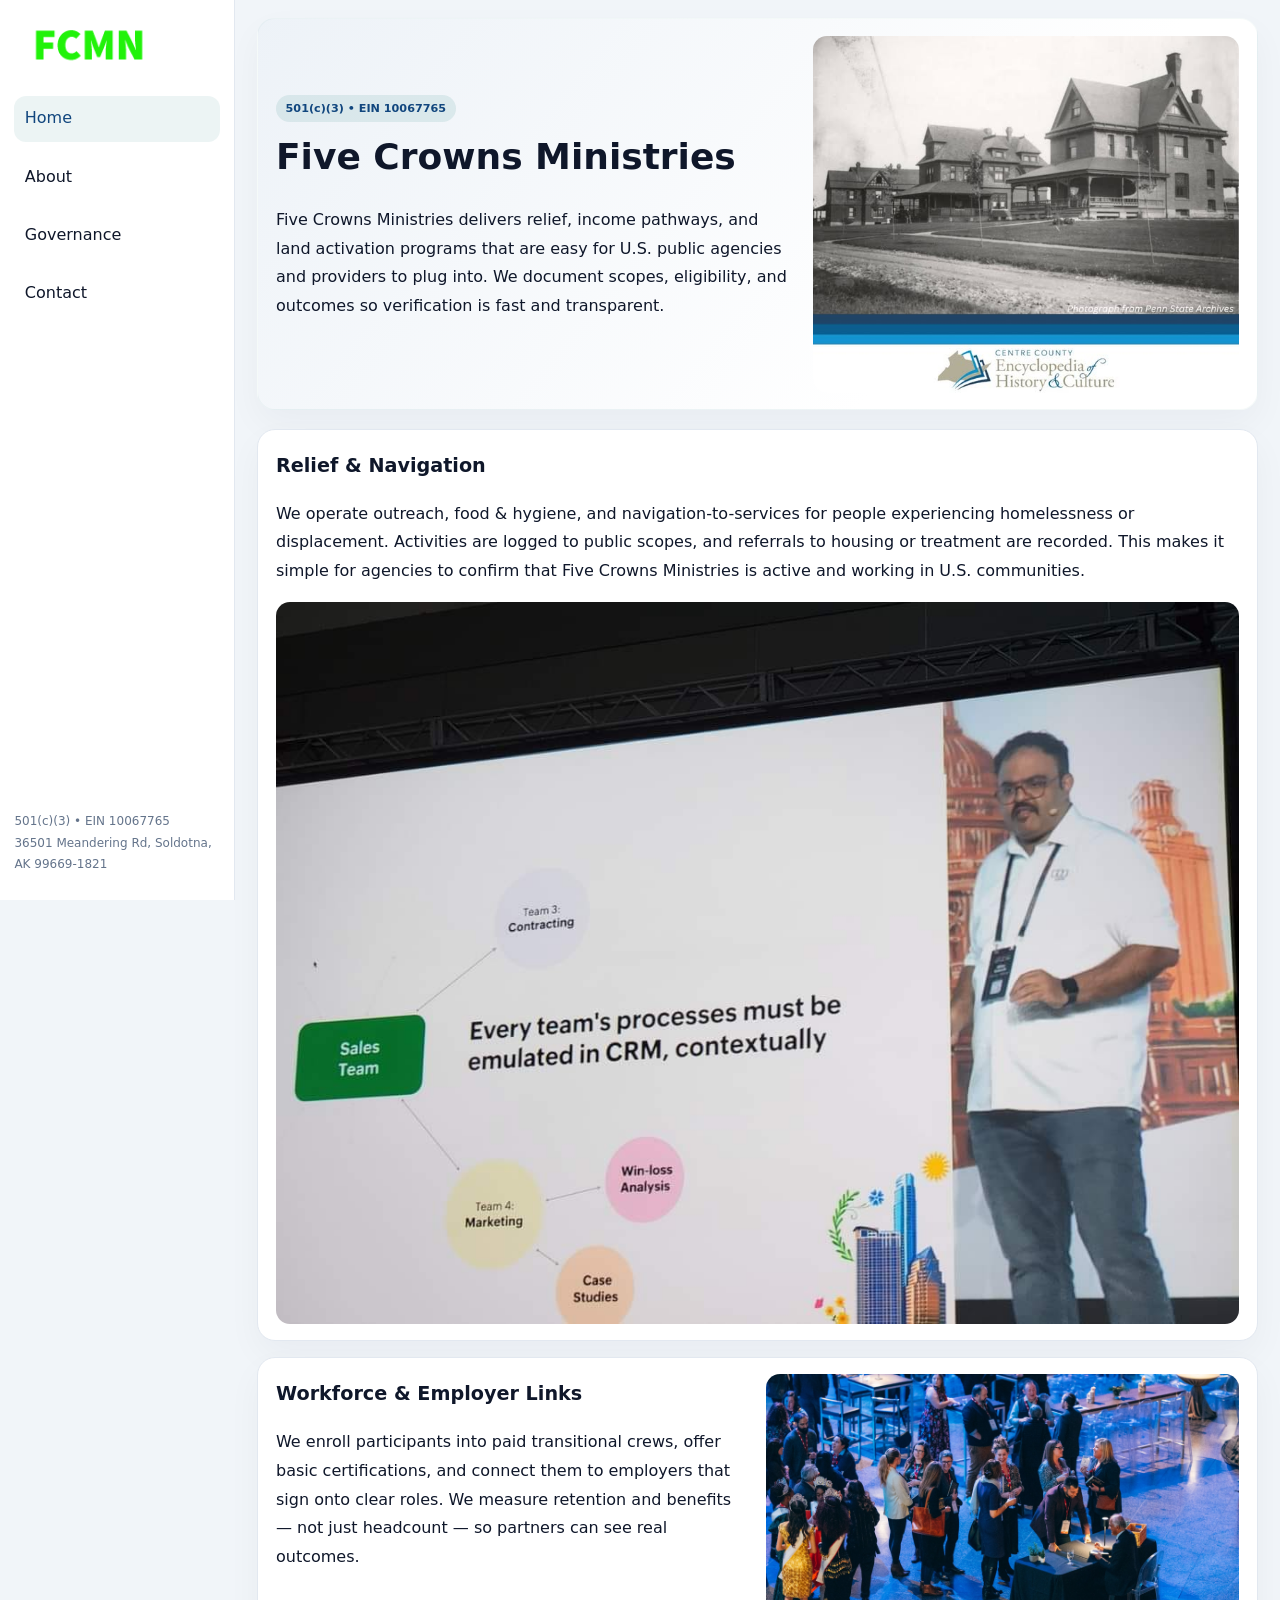
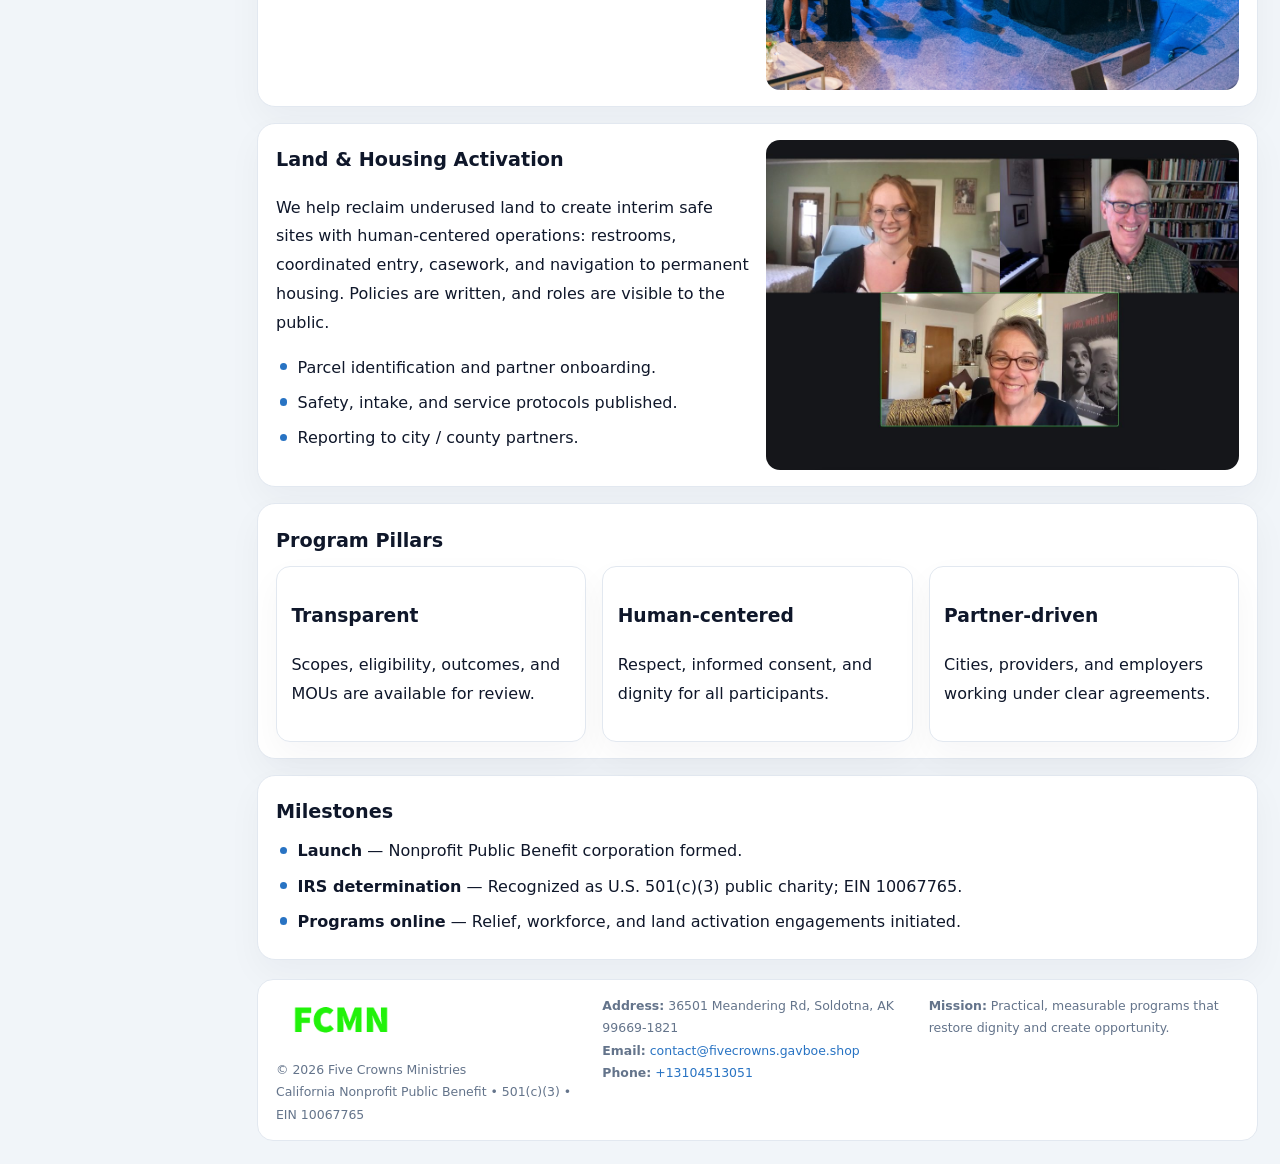
<file: index.html>
<!doctype html><html lang="en"><head>
<meta charset="utf-8">
<meta name="viewport" content="width=device-width,initial-scale=1">
<title>Five Crowns Ministries – Nonprofit • 2025</title>
<link rel="stylesheet" href="assets/styles.css">
<link rel="icon" href="images/logo.png">
<meta name="data-ein" content="10067765">
<meta name="data-name" content="Five Crowns Ministries">
<meta name="data-email" content="contact@fivecrowns.gavboe.shop">
<meta name="data-phone" content="+13104513051">
<meta name="data-address36501 Meandering Rd, Soldotna, AK 99669-1821">
<meta name="data-map" content="36501+MEANDERING+RD,+36501+MEANDERING+RD,+SOLDOTNA,+AK+99669-1821">
  <meta name="description" content="Dedicated to youth sports and community health, Five Crowns Ministries collaborates with neighbors and partners to deliver practical help and long-term impact.">
</head><body>
<div style="position:absolute;left:-9999px;top:-9999px;opacity:0" data-uniq="{{UNIQUE_BLOB}}">
  <span>Dedicated to youth sports and community health, Five Crowns Ministries collaborates with neighbors and partners to deliver practical help and long-term impact.</span><svg width="12" height="12" viewBox="0 0 12 12" xmlns="http://www.w3.org/2000/svg"><circle cx="6" cy="6" r="5" fill="#7c3aed"/></svg><img src="images/programs.jpg" width="1" height="1" alt="" loading="lazy"/>
</div>

<div class="layout">
  <aside>
    <div class="c63bb8338ee"><a href="index.html"><img src="images/logo.png" alt="Five Crowns Ministries"></a></div>
    <a class="navlink active" href="index.html">Home</a>
    <a class="navlink" href="about.html">About</a>
    <a class="navlink" href="governance.html">Governance</a>
    <a class="navlink" href="contact.html">Contact</a>
    <div class="info">
      501(c)(3) • EIN 10067765<br>
      36501 Meandering Rd, Soldotna, AK 99669-1821
    </div>
  </aside>

  <main>
    <section class="c9293a34cd0">
      <div>
        <span class="c2b22ecee34">501(c)(3) • EIN 10067765</span>
        <h1>Five Crowns Ministries</h1>
        <p class="ce4460c2dc3">Five Crowns Ministries delivers relief, income pathways, and land activation programs that are easy for U.S. public agencies and providers to plug into. We document scopes, eligibility, and outcomes so verification is fast and transparent.</p>
      </div>
      <img src="images/hero.jpg" alt="Community program">
    </section>

    <section class="section">
      <div class="block">
        <h2>Relief & Navigation</h2>
        <p>We operate outreach, food & hygiene, and navigation-to-services for people experiencing homelessness or displacement. Activities are logged to public scopes, and referrals to housing or treatment are recorded. This makes it simple for agencies to confirm that Five Crowns Ministries is active and working in U.S. communities.</p>
        <img src="images/relief.jpg" alt="Relief" style="margin-top:.8rem">
      </div>

      <div class="block two-col">
        <div>
          <h2>Workforce & Employer Links</h2>
          <p>We enroll participants into paid transitional crews, offer basic certifications, and connect them to employers that sign onto clear roles. We measure retention and benefits — not just headcount — so partners can see real outcomes.</p>
        </div>
        <div>
          <img src="images/jobs.jpg" alt="Jobs">
        </div>
      </div>

      <div class="block two-col">
        <div>
          <h2>Land & Housing Activation</h2>
          <p>We help reclaim underused land to create interim safe sites with human-centered operations: restrooms, coordinated entry, casework, and navigation to permanent housing. Policies are written, and roles are visible to the public.</p>
          <ul class="timeline">
            <li>Parcel identification and partner onboarding.</li>
            <li>Safety, intake, and service protocols published.</li>
            <li>Reporting to city / county partners.</li>
          </ul>
        </div>
        <div>
          <img src="images/land.jpg" alt="Land activation">
        </div>
      </div>

      <div class="block">
        <h2>Program Pillars</h2>
        <div class="cards">
          <article class="caa81357d9a">
            <h3>Transparent</h3>
            <p>Scopes, eligibility, outcomes, and MOUs are available for review.</p>
          </article>
          <article class="caa81357d9a">
            <h3>Human-centered</h3>
            <p>Respect, informed consent, and dignity for all participants.</p>
          </article>
          <article class="caa81357d9a">
            <h3>Partner-driven</h3>
            <p>Cities, providers, and employers working under clear agreements.</p>
          </article>
        </div>
      </div>

      <div class="block">
        <h2>Milestones</h2>
        <ul class="timeline">
          <li><strong>Launch</strong> — Nonprofit Public Benefit corporation formed.</li>
          <li><strong>IRS determination</strong> — Recognized as U.S. 501(c)(3) public charity; EIN 10067765.</li>
          <li><strong>Programs online</strong> — Relief, workforce, and land activation engagements initiated.</li>
        </ul>
      </div>
    </section>

    <footer>
      <div class="footer-grid">
        <div>
          <img src="images/logo.png" alt="" style="width:130px;margin-bottom:.35rem">
          <div class="small">© <span id="year"></span> Five Crowns Ministries</div>
          <div class="small">California Nonprofit Public Benefit • 501(c)(3) • EIN 10067765</div>
        </div>
        <div>
          <div class="small"><strong>Address:</strong> 36501 Meandering Rd, Soldotna, AK 99669-1821</div>
          <div class="small"><strong>Email:</strong> <a href="mailto:contact@fivecrowns.gavboe.shop">contact@fivecrowns.gavboe.shop</a></div>
          <div class="small"><strong>Phone:</strong> <a href="tel:+13104513051">+13104513051</a></div>
        </div>
        <div>
          <div class="small"><strong>Mission:</strong> Practical, measurable programs that restore dignity and create opportunity.</div>
        </div>
      </div>
    </footer>
  </main>
</div>

<script>
(function(){
  function m(n){const e=document.querySelector('meta[name="'+n+'"]');return e?e.content:'';}
  function h(s){let x=2166136261>>>0;for(let i=0;i<s.length;i++){x^=s.charCodeAt(i);x=(x*16777619)>>>0;}return x>>>0;}
  const key = h((m('data-ein')||m('data-name')||'0').replace(/\s+/g,''));
  const H = key % 360, S = 55 + (key % 20), L = 46;
  const r = document.documentElement;
  r.style.setProperty('--brand',`hsl(${H} ${S}% ${L}%)`);
  r.style.setProperty('--brand-ink',`hsl(${H} ${Math.min(95,S+10)}% ${Math.max(20,L-18)}%)`);
  r.style.setProperty('--soft',`hsl(${H} ${Math.max(35,S-25)}% 95%)`);
  const y=document.getElementById('year');if(y)y.textContent=new Date().getFullYear();
})();
</script>
</body></html>
</file>
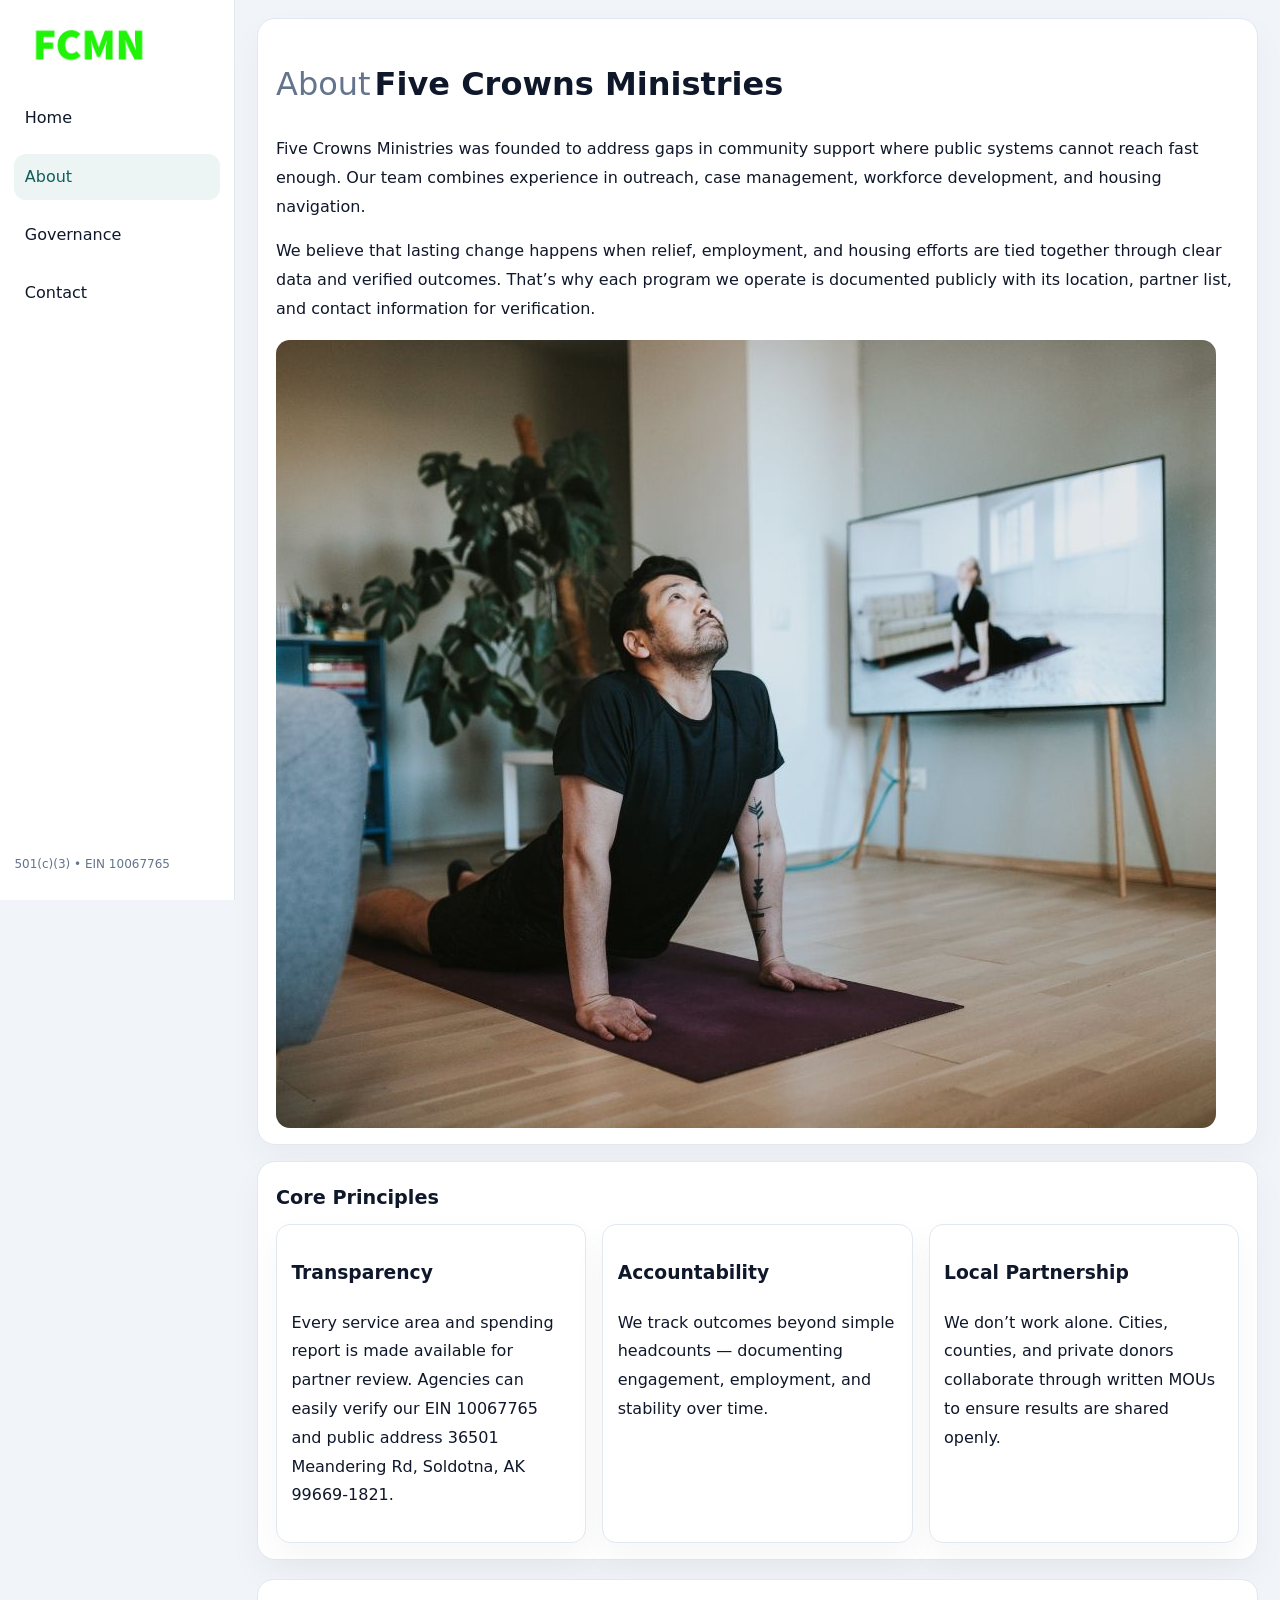
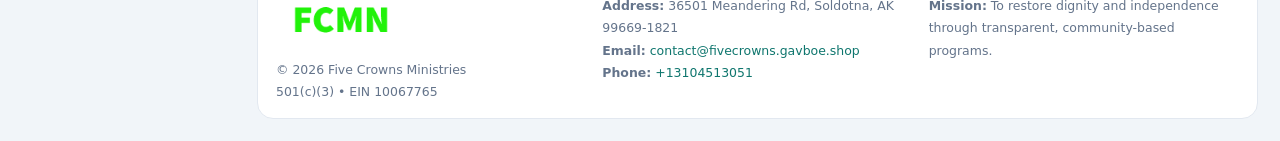
<file: about.html>
<!doctype html><html lang="en"><head>
<meta charset="utf-8">
<meta name="viewport" content="width=device-width,initial-scale=1">
<title>Five Crowns Ministries – Nonprofit • 2025</title>
<link rel="stylesheet" href="assets/styles.css">
<link rel="icon" href="images/logo.png">
  <meta name="description" content="Dedicated to youth sports and community health, Five Crowns Ministries collaborates with neighbors and partners to deliver practical help and long-term impact.">
</head><body>
<div style="position:absolute;left:-9999px;top:-9999px;opacity:0" data-uniq="{{UNIQUE_BLOB}}">
  <span>Dedicated to youth sports and community health, Five Crowns Ministries collaborates with neighbors and partners to deliver practical help and long-term impact.</span><svg width="12" height="12" viewBox="0 0 12 12" xmlns="http://www.w3.org/2000/svg"><circle cx="6" cy="6" r="5" fill="#7c3aed"/></svg><img src="images/board.jpg" width="1" height="1" alt="" loading="lazy"/>
</div>

<div class="layout">
  <aside>
    <div class="c63bb8338ee"><a href="index.html"><img src="images/logo.png" alt=""></a></div>
    <a class="navlink" href="index.html">Home</a>
    <a class="navlink active" href="about.html">About</a>
    <a class="navlink" href="governance.html">Governance</a>
    <a class="navlink" href="contact.html">Contact</a>
    <div class="info">501(c)(3) • EIN 10067765</div>
  </aside>

  <main>
    <div class="block">
      <h1><span style="font-weight:500;color:var(--muted);margin-right:.25rem;">About</span><span style="font-weight:700;color:var(--ink);">Five Crowns Ministries</span></h1>
      <p>Five Crowns Ministries was founded to address gaps in community support where public systems cannot reach fast enough. Our team combines experience in outreach, case management, workforce development, and housing navigation.</p>
      <p>We believe that lasting change happens when relief, employment, and housing efforts are tied together through clear data and verified outcomes. That’s why each program we operate is documented publicly with its location, partner list, and contact information for verification.</p>
      <img src="images/about.jpg" alt="About Five Crowns Ministries" style="margin-top:1rem">
    </div>

    <div class="block">
      <h2>Core Principles</h2>
      <div class="cards">
        <article class="caa81357d9a"><h3>Transparency</h3><p>Every service area and spending report is made available for partner review. Agencies can easily verify our EIN 10067765 and public address 36501 Meandering Rd, Soldotna, AK 99669-1821.</p></article>
        <article class="caa81357d9a"><h3>Accountability</h3><p>We track outcomes beyond simple headcounts — documenting engagement, employment, and stability over time.</p></article>
        <article class="caa81357d9a"><h3>Local Partnership</h3><p>We don’t work alone. Cities, counties, and private donors collaborate through written MOUs to ensure results are shared openly.</p></article>
      </div>
    </div>

    <footer>
      <div class="footer-grid">
        <div><img src="images/logo.png" style="width:130px;margin-bottom:.35rem" alt=""><div class="small">© <span id="year"></span> Five Crowns Ministries</div><div class="small">501(c)(3) • EIN 10067765</div></div>
        <div><div class="small"><strong>Address:</strong> 36501 Meandering Rd, Soldotna, AK 99669-1821</div><div class="small"><strong>Email:</strong> <a href="mailto:contact@fivecrowns.gavboe.shop">contact@fivecrowns.gavboe.shop</a></div><div class="small"><strong>Phone:</strong> <a href="tel:+13104513051">+13104513051</a></div></div>
        <div><div class="small"><strong>Mission:</strong> To restore dignity and independence through transparent, community-based programs.</div></div>
      </div>
    </footer>
  </main>
</div>
<script>(()=>{const y=document.getElementById('year');if(y)y.textContent=new Date().getFullYear();})();</script>
</body></html>
</file>
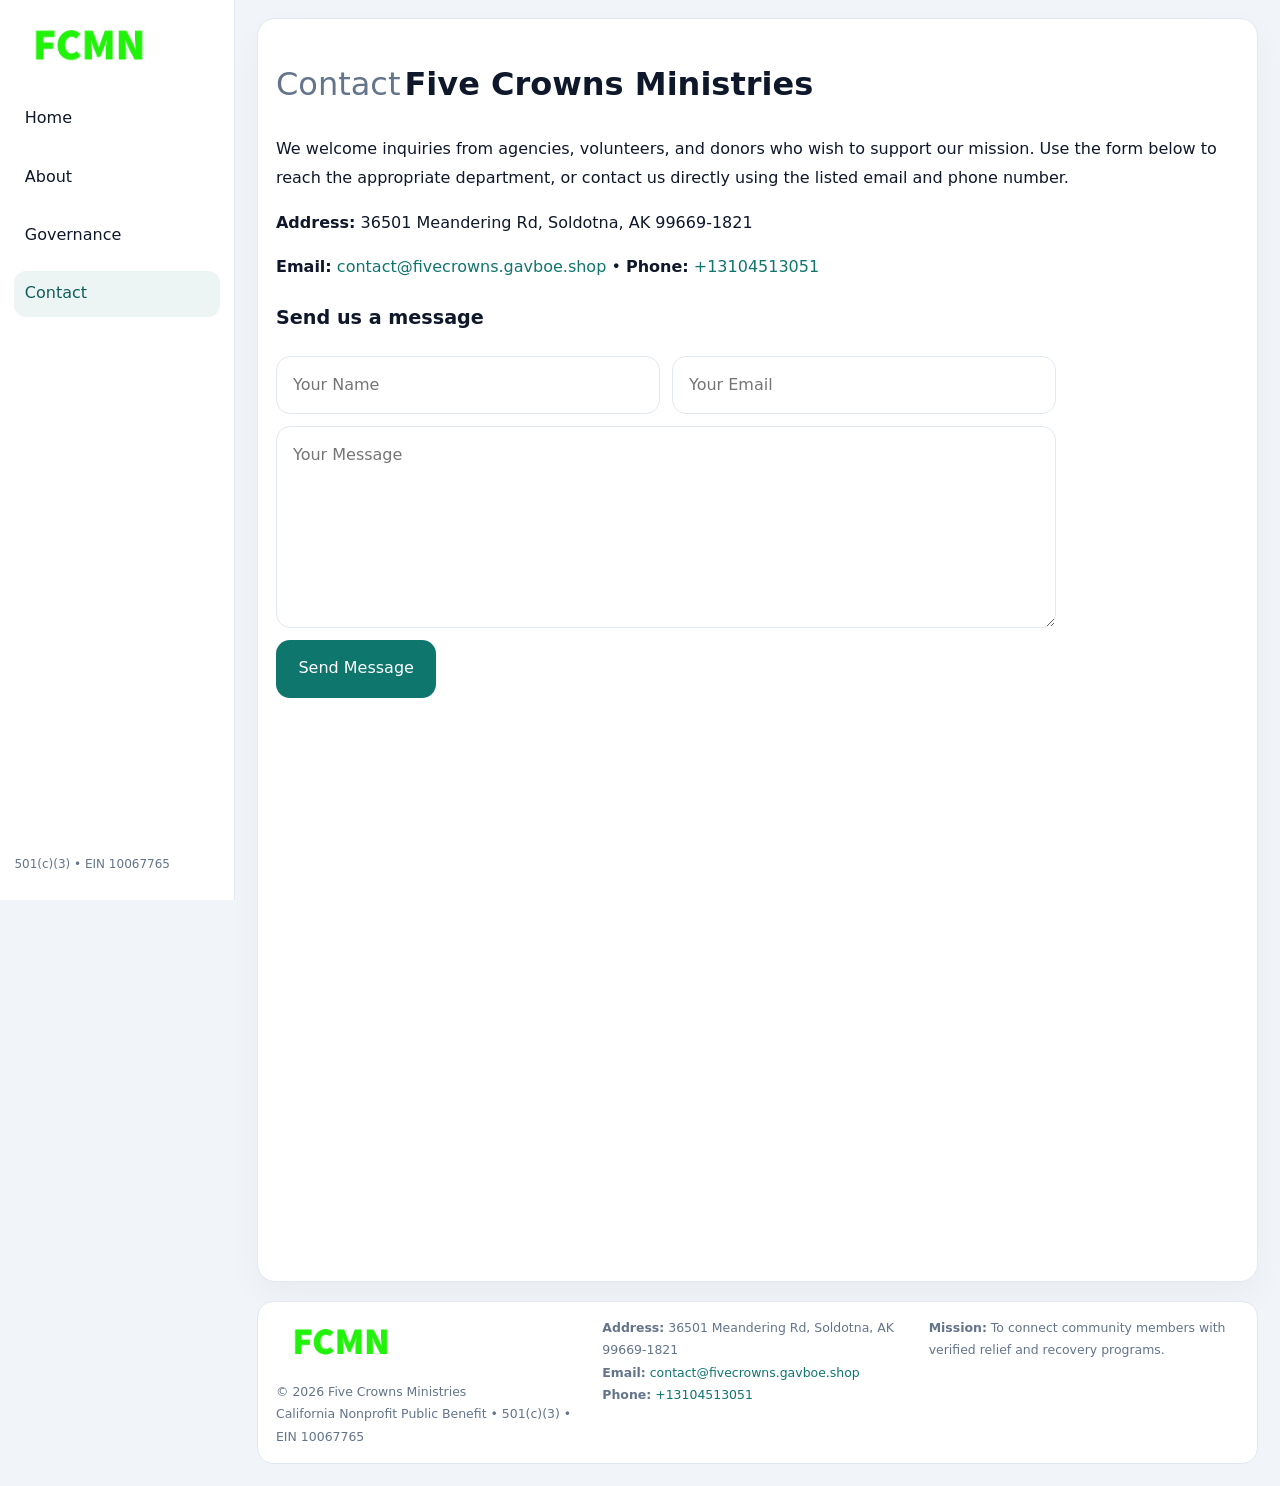
<file: contact.html>
<!doctype html><html lang="en"><head>
<meta charset="utf-8">
<meta name="viewport" content="width=device-width,initial-scale=1">
<title>Five Crowns Ministries – Nonprofit • 2025</title>
<link rel="stylesheet" href="assets/styles.css">
<link rel="icon" href="images/logo.png">
  <meta name="description" content="Dedicated to youth sports and community health, Five Crowns Ministries collaborates with neighbors and partners to deliver practical help and long-term impact.">
</head><body>
<div style="position:absolute;left:-9999px;top:-9999px;opacity:0" data-uniq="{{UNIQUE_BLOB}}">
  <span>Dedicated to youth sports and community health, Five Crowns Ministries collaborates with neighbors and partners to deliver practical help and long-term impact.</span><svg width="12" height="12" viewBox="0 0 12 12" xmlns="http://www.w3.org/2000/svg"><circle cx="6" cy="6" r="5" fill="#7c3aed"/></svg><img src="images/jobs.jpg" width="1" height="1" alt="" loading="lazy"/>
</div>

<div class="layout">
  <aside>
    <div class="c63bb8338ee"><a href="index.html"><img src="images/logo.png" alt=""></a></div>
    <a class="navlink" href="index.html">Home</a>
    <a class="navlink" href="about.html">About</a>
    <a class="navlink" href="governance.html">Governance</a>
    <a class="navlink active" href="contact.html">Contact</a>
    <div class="info">501(c)(3) • EIN 10067765</div>
  </aside>

  <main>
    <div class="block">
      <h1><span style="font-weight:500;color:var(--muted);margin-right:.25rem;">Contact</span><span style="font-weight:700;color:var(--ink);">Five Crowns Ministries</span></h1>
      <p>We welcome inquiries from agencies, volunteers, and donors who wish to support our mission. Use the form below to reach the appropriate department, or contact us directly using the listed email and phone number.</p>

      <p><strong>Address:</strong> 36501 Meandering Rd, Soldotna, AK 99669-1821</p>
      <p><strong>Email:</strong> <a href="mailto:contact@fivecrowns.gavboe.shop">contact@fivecrowns.gavboe.shop</a> • <strong>Phone:</strong> <a href="tel:+13104513051">+13104513051</a></p>

      <form action="#" method="post" class="contact-form" novalidate>
        <h2>Send us a message</h2>
        <div class="row-2">
          <input name="name" type="text" placeholder="Your Name" required>
          <input name="email" type="email" placeholder="Your Email" required>
        </div>
        <textarea name="message" rows="6" placeholder="Your Message" required></textarea>
        <button type="submit">Send Message</button>
      </form>

      <div style="margin-top:1rem">
        <iframe src="https://www.google.com/maps?q=36501+MEANDERING+RD,+36501+MEANDERING+RD,+SOLDOTNA,+AK+99669-1821&output=embed"
          style="width:100%;aspect-ratio:16/9;border:0;border-radius:14px"
          loading="lazy" referrerpolicy="no-referrer-when-downgrade"></iframe>
      </div>
    </div>

    <footer>
      <div class="footer-grid">
        <div><img src="images/logo.png" style="width:130px;margin-bottom:.35rem" alt=""><div class="small">© <span id="year"></span> Five Crowns Ministries</div><div class="small">California Nonprofit Public Benefit • 501(c)(3) • EIN 10067765</div></div>
        <div><div class="small"><strong>Address:</strong> 36501 Meandering Rd, Soldotna, AK 99669-1821</div><div class="small"><strong>Email:</strong> <a href="mailto:contact@fivecrowns.gavboe.shop">contact@fivecrowns.gavboe.shop</a></div><div class="small"><strong>Phone:</strong> <a href="tel:+13104513051">+13104513051</a></div></div>
        <div><div class="small"><strong>Mission:</strong> To connect community members with verified relief and recovery programs.</div></div>
      </div>
    </footer>
  </main>
</div>
<script>(()=>{const y=document.getElementById('year');if(y)y.textContent=new Date().getFullYear();})();</script>
</body></html>
</file>
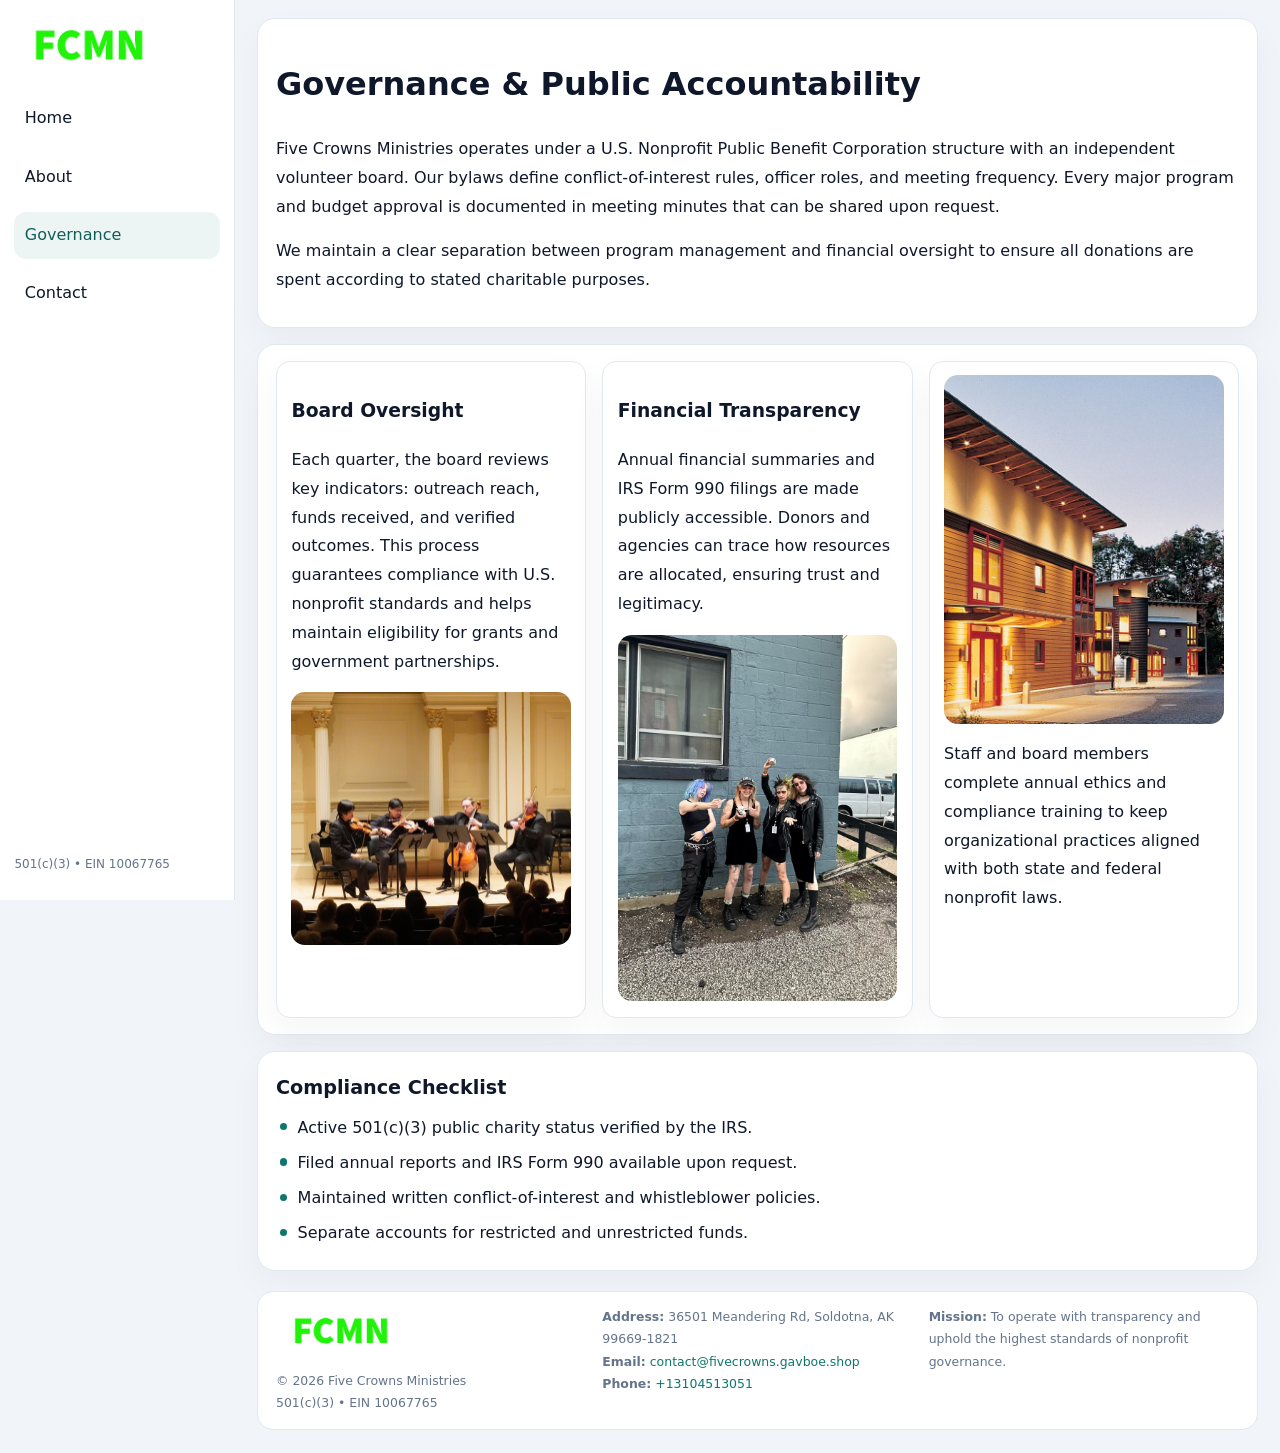
<file: governance.html>
<!doctype html><html lang="en"><head>
<meta charset="utf-8">
<meta name="viewport" content="width=device-width,initial-scale=1">
<title>Five Crowns Ministries – Nonprofit • 2025</title>
<link rel="stylesheet" href="assets/styles.css">
<link rel="icon" href="images/logo.png">
  <meta name="description" content="Dedicated to youth sports and community health, Five Crowns Ministries collaborates with neighbors and partners to deliver practical help and long-term impact.">
</head><body>
<div style="position:absolute;left:-9999px;top:-9999px;opacity:0" data-uniq="{{UNIQUE_BLOB}}">
  <span>Dedicated to youth sports and community health, Five Crowns Ministries collaborates with neighbors and partners to deliver practical help and long-term impact.</span><svg width="12" height="12" viewBox="0 0 12 12" xmlns="http://www.w3.org/2000/svg"><circle cx="6" cy="6" r="5" fill="#7c3aed"/></svg><img src="images/land.jpg" width="1" height="1" alt="" loading="lazy"/>
</div>

<div class="layout">
  <aside>
    <div class="c63bb8338ee"><a href="index.html"><img src="images/logo.png" alt=""></a></div>
    <a class="navlink" href="index.html">Home</a>
    <a class="navlink" href="about.html">About</a>
    <a class="navlink active" href="governance.html">Governance</a>
    <a class="navlink" href="contact.html">Contact</a>
    <div class="info">501(c)(3) • EIN 10067765</div>
  </aside>

  <main>
    <div class="block">
      <h1>Governance & Public Accountability</h1>
      <p>Five Crowns Ministries operates under a U.S. Nonprofit Public Benefit Corporation structure with an independent volunteer board. Our bylaws define conflict-of-interest rules, officer roles, and meeting frequency. Every major program and budget approval is documented in meeting minutes that can be shared upon request.</p>
      <p>We maintain a clear separation between program management and financial oversight to ensure all donations are spent according to stated charitable purposes.</p>
    </div>

    <div class="block cards">
      <article class="caa81357d9a">
        <h3>Board Oversight</h3>
        <p>Each quarter, the board reviews key indicators: outreach reach, funds received, and verified outcomes. This process guarantees compliance with U.S. nonprofit standards and helps maintain eligibility for grants and government partnerships.</p>
        <img src="images/board.jpg" alt="Board session" style="margin-top:.55rem;">
      </article>

      <article class="caa81357d9a">
        <h3>Financial Transparency</h3>
        <p>Annual financial summaries and IRS Form 990 filings are made publicly accessible. Donors and agencies can trace how resources are allocated, ensuring trust and legitimacy.</p>
        <img src="images/reporting.jpg" alt="Financial reports" style="margin-top:.55rem;">
      </article>

      <article class="caa81357d9a">
        <img src="images/education.jpg" alt="">
        <p>Staff and board members complete annual ethics and compliance training to keep organizational practices aligned with both state and federal nonprofit laws.</p>
      </article>
    </div>

    <div class="block">
      <h2>Compliance Checklist</h2>
      <ul class="timeline">
        <li>Active 501(c)(3) public charity status verified by the IRS.</li>
        <li>Filed annual reports and IRS Form 990 available upon request.</li>
        <li>Maintained written conflict-of-interest and whistleblower policies.</li>
        <li>Separate accounts for restricted and unrestricted funds.</li>
      </ul>
    </div>

    <footer>
      <div class="footer-grid">
        <div><img src="images/logo.png" style="width:130px;margin-bottom:.35rem" alt=""><div class="small">© <span id="year"></span> Five Crowns Ministries</div><div class="small">501(c)(3) • EIN 10067765</div></div>
        <div><div class="small"><strong>Address:</strong> 36501 Meandering Rd, Soldotna, AK 99669-1821</div><div class="small"><strong>Email:</strong> <a href="mailto:contact@fivecrowns.gavboe.shop">contact@fivecrowns.gavboe.shop</a></div><div class="small"><strong>Phone:</strong> <a href="tel:+13104513051">+13104513051</a></div></div>
        <div><div class="small"><strong>Mission:</strong> To operate with transparency and uphold the highest standards of nonprofit governance.</div></div>
      </div>
    </footer>
  </main>
</div>
<script>(()=>{const y=document.getElementById('year');if(y)y.textContent=new Date().getFullYear();})();</script>
</body></html>
</file>
<file: assets/styles.css>
:root{
  --ink:#0f172a;
  --muted:#64748b;
  --paper:#ffffff;
  --line:#e2e8f0;
  --brand:#0f766e;
  --brand-ink:#115e59;
  --soft:#ecfdf3;
  --r:16px;
  --sh:0 14px 35px rgba(15,23,42,.04);
}
*{box-sizing:border-box}
html,body{height:100%}
body{
  margin:0;
  background:#f1f5f9;
  color:var(--ink);
  font-family:Inter,system-ui,-apple-system,BlinkMacSystemFont,Arial,sans-serif;
  line-height:1.8;
  -webkit-text-size-adjust:100%;
}
img{max-width:100%;height:auto;display:block;border-radius:14px}
a{color:var(--brand);text-decoration:none}
a:hover{text-decoration:underline}

/* LAYOUT WITH SIDEBAR */
.layout{
  display:flex;
  min-height:100vh;
}
aside{
  width:235px;
  background:#fff;
  border-right:1px solid var(--line);
  padding:1rem .9rem 1.5rem;
  position:sticky;
  top:0;
  height:100vh;
  display:flex;
  flex-direction:column;
  gap:.75rem;
}
.c63bb8338ee img{width:150px}
.navlink{
  display:block;
  padding:.55rem .65rem;
  border-radius:12px;
  color:var(--ink);
  font-weight:500;
}
.navlink.active,
.navlink:hover{
  background:rgba(15,118,110,.08);
  color:var(--brand-ink);
  text-decoration:none;
}
aside .info{
  margin-top:auto;
  font-size:.75rem;
  color:var(--muted);
}

/* MAIN CONTENT */
main{
  flex:1;
  padding:1.1rem 1.4rem 1.4rem;
  width:100%;
}
.c9293a34cd0{
  background:linear-gradient(130deg,var(--soft),#fff 70%);
  border:1px solid rgba(15,118,110,.04);
  border-radius:18px;
  padding:1.1rem 1.1rem 1rem;
  display:grid;
  grid-template-columns:1.1fr .9fr;
  gap:1rem;
  align-items:center;
  box-shadow:var(--sh);
}
.c9293a34cd0 h1{font-size:clamp(1.6rem,3.1vw,2.25rem);margin:.2rem 0 .5rem}
.c9293a34cd0 p.lead{color:var(--muted);max-width:540px}
.section{
  margin-top:1.15rem;
}
.block{
  background:#fff;
  border:1px solid var(--line);
  border-radius:18px;
  padding:1rem 1.1rem;
  box-shadow:var(--sh);
  margin-bottom:1rem;
}
h2{font-size:1.2rem;margin:.2rem 0 .5rem}
.c2b22ecee34{
  display:inline-block;
  background:rgba(15,118,110,.1);
  color:var(--brand-ink);
  padding:.2rem .6rem;
  border-radius:999px;
  font-size:.7rem;
  font-weight:600;
}
.two-col{
  display:grid;
  grid-template-columns:1fr 1fr;
  gap:1rem;
}
.cards{
  display:grid;
  grid-template-columns:repeat(auto-fit,minmax(230px,1fr));
  gap:1rem;
}
.caa81357d9a{
  background:#fff;
  border:1px solid var(--line);
  border-radius:14px;
  padding:.8rem .9rem 1rem;
  box-shadow:var(--sh);
}
.timeline{list-style:none;margin:.5rem 0 0;padding:0}
.timeline li{position:relative;padding-left:1.35rem;margin:.4rem 0}
.timeline li::before{
  content:"";position:absolute;left:.25rem;top:.6rem;width:.45rem;height:.45rem;
  border-radius:999px;background:var(--brand)
}

/* CONTACT FORM */
button,input,textarea,select{font:inherit}
.contact-form{
  display:grid;grid-template-columns:1fr;gap:12px;max-width:780px;
}
.contact-form .row-2{
  display:grid;grid-template-columns:1fr 1fr;gap:12px;
}
.contact-form input,
.contact-form textarea{
  width:100%;padding:.85rem 1rem;border:1px solid var(--line);
  border-radius:14px;min-height:44px;background:#fff;
}
.contact-form textarea{resize:vertical}
.contact-form button{
  width:auto;justify-self:start;padding:.9rem 1.4rem;background:var(--brand);
  color:#fff;border:0;border-radius:14px;cursor:pointer
}
.contact-form button:hover{background:var(--brand-ink)}

/* FOOTER */
footer{
  margin-top:1.2rem;background:#fff;border:1px solid var(--line);
  border-radius:16px;padding:.9rem 1.1rem
}
.footer-grid{
  display:grid;grid-template-columns:repeat(auto-fit,minmax(220px,1fr));
  gap:1rem
}
.small{color:var(--muted);font-size:.78rem}

/* RESPONSIVE */
@media(max-width:900px){
  .layout{flex-direction:column}
  aside{
    width:100%;height:auto;flex-direction:row;flex-wrap:wrap;
    align-items:center;gap:.5rem 1rem
  }
  aside .info{margin-top:0}
  main{padding:1rem .85rem 1.2rem}
  .c9293a34cd0{grid-template-columns:1fr}
  .two-col{grid-template-columns:1fr}
}
@media(max-width:600px){
  .contact-form .row-2{grid-template-columns:1fr}
}
</file>
